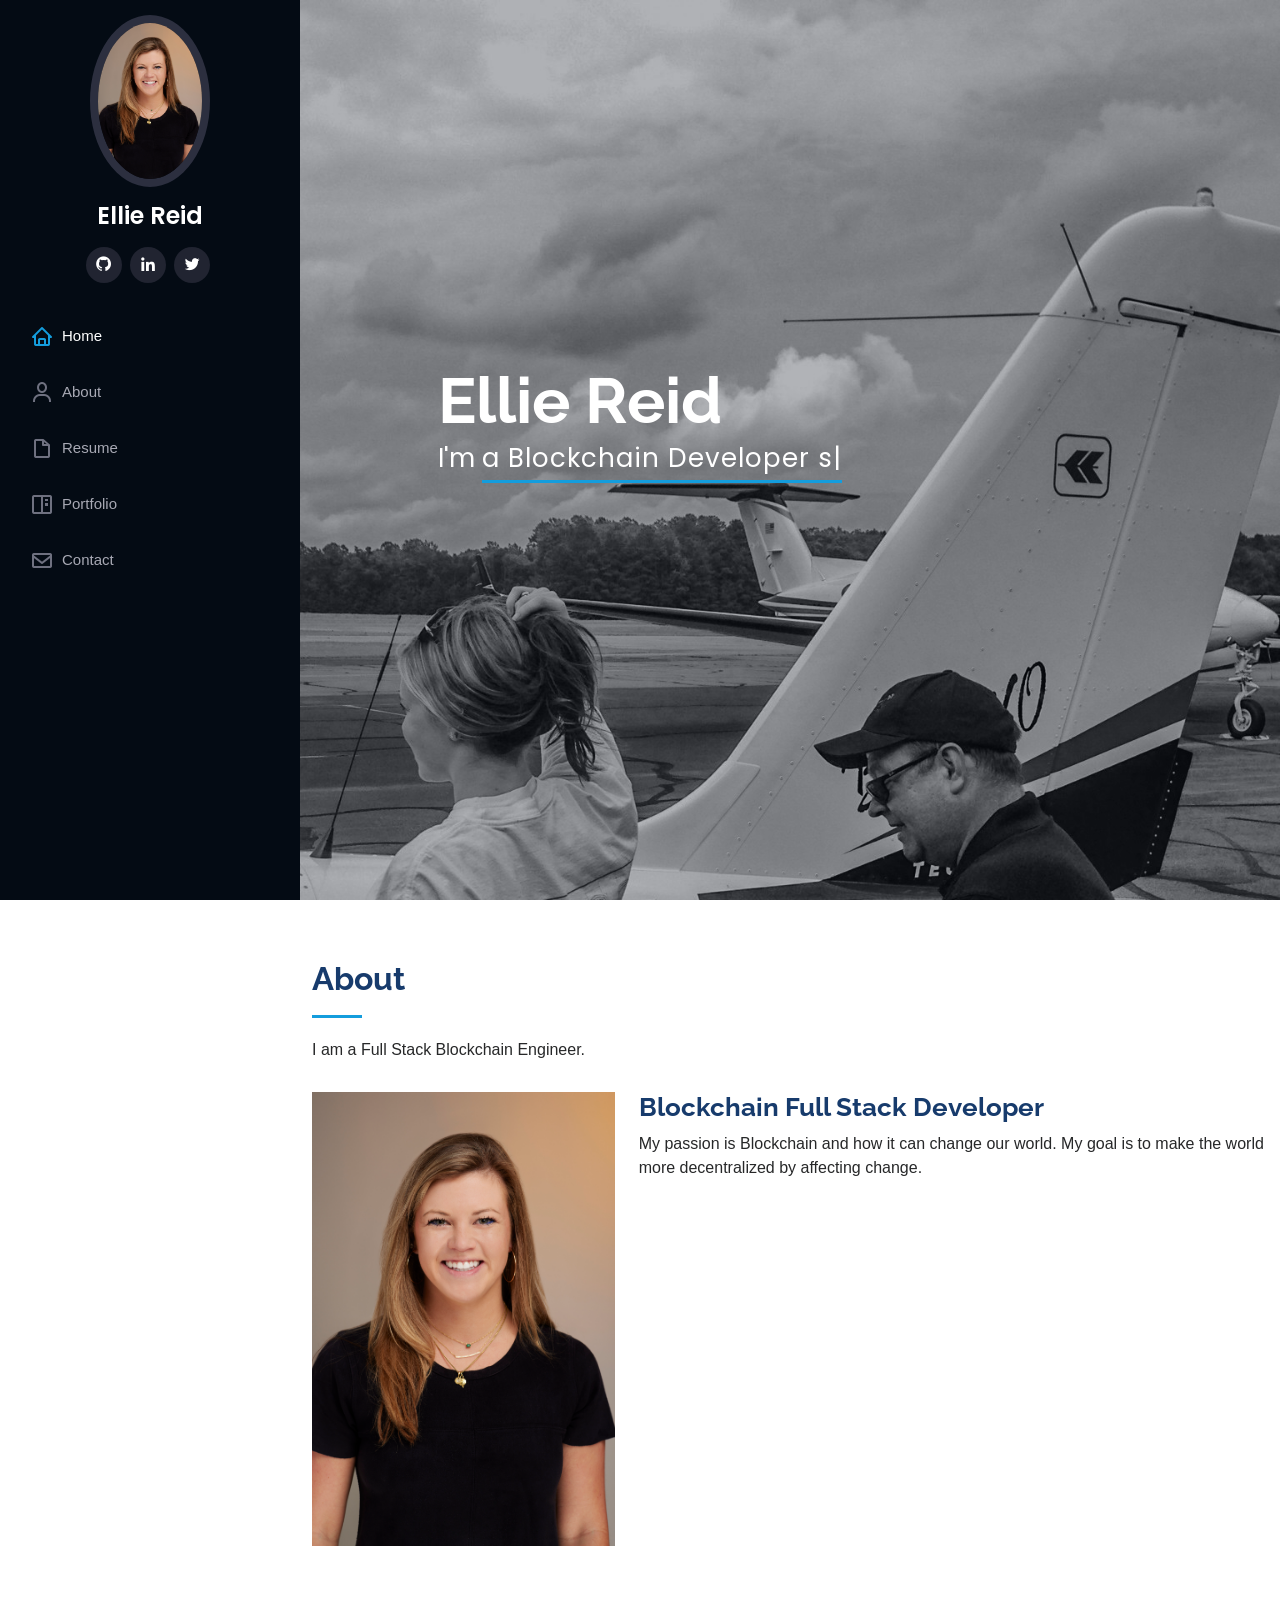
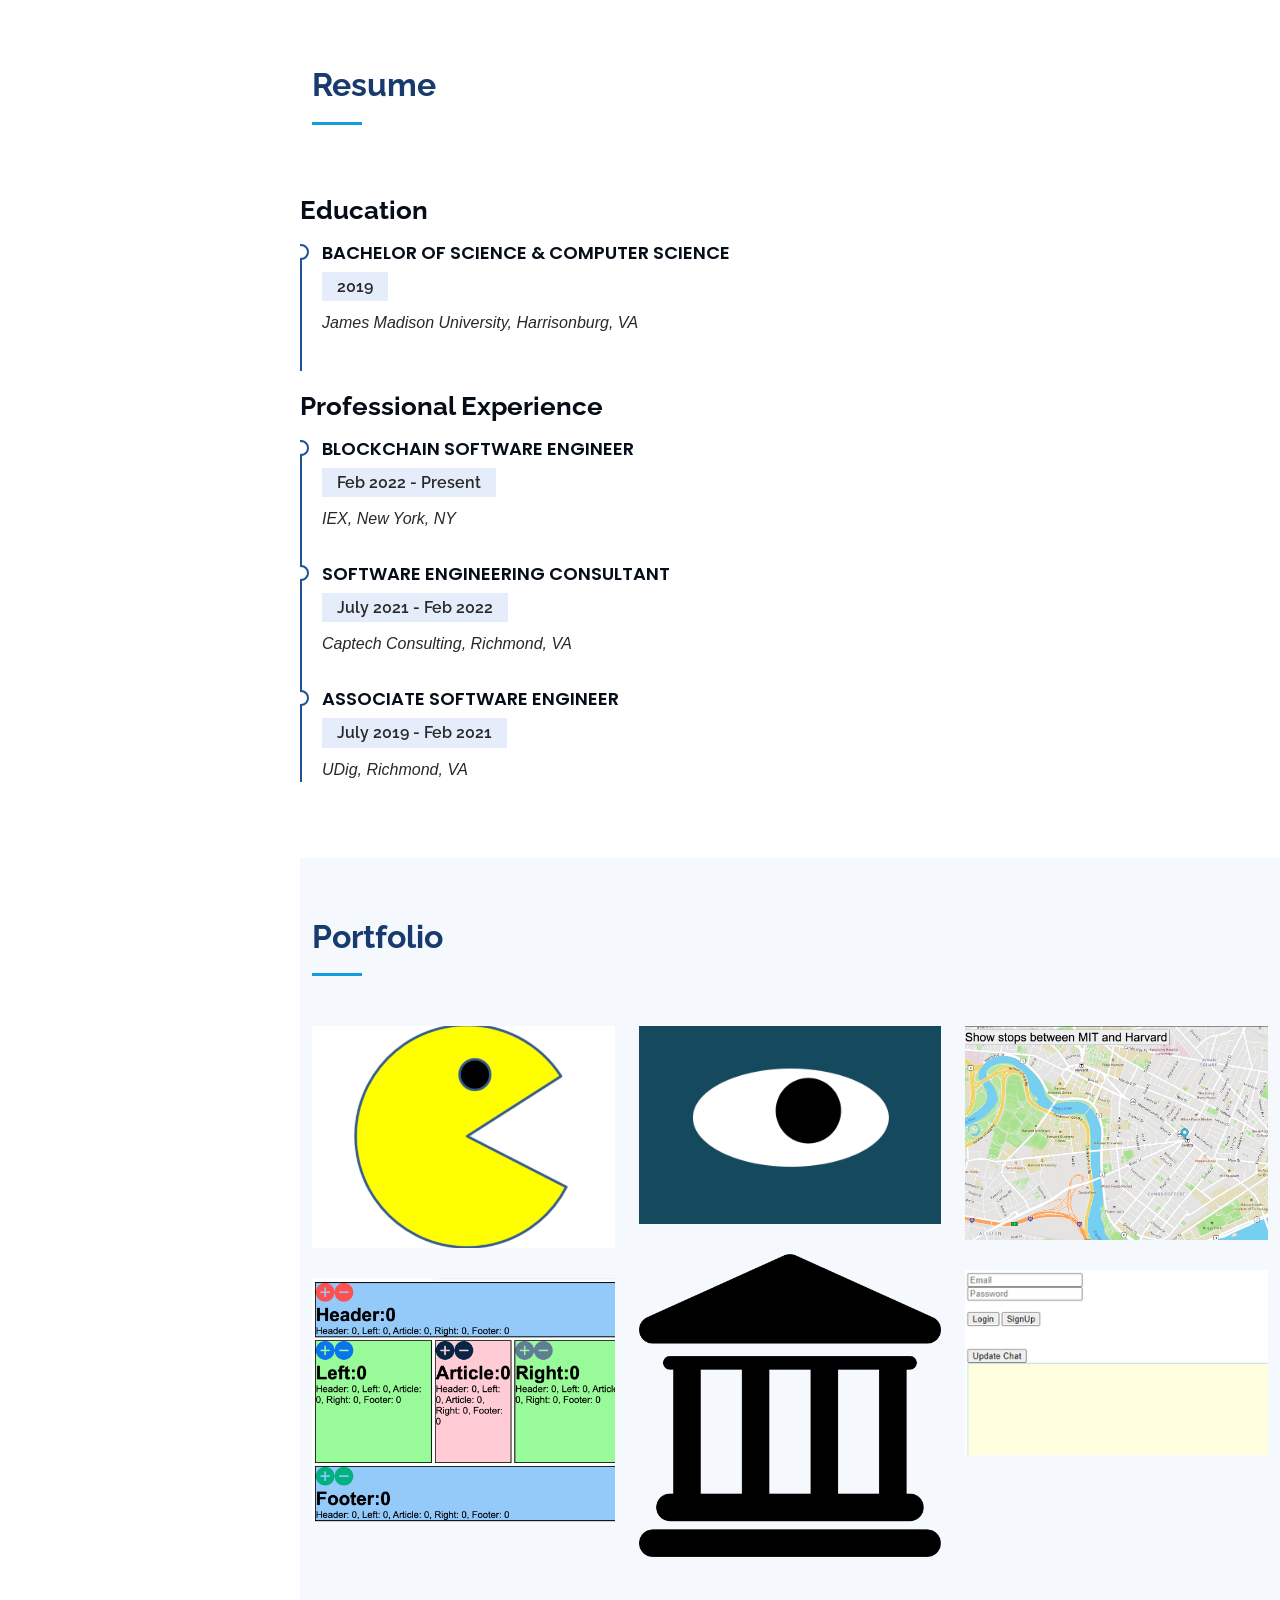
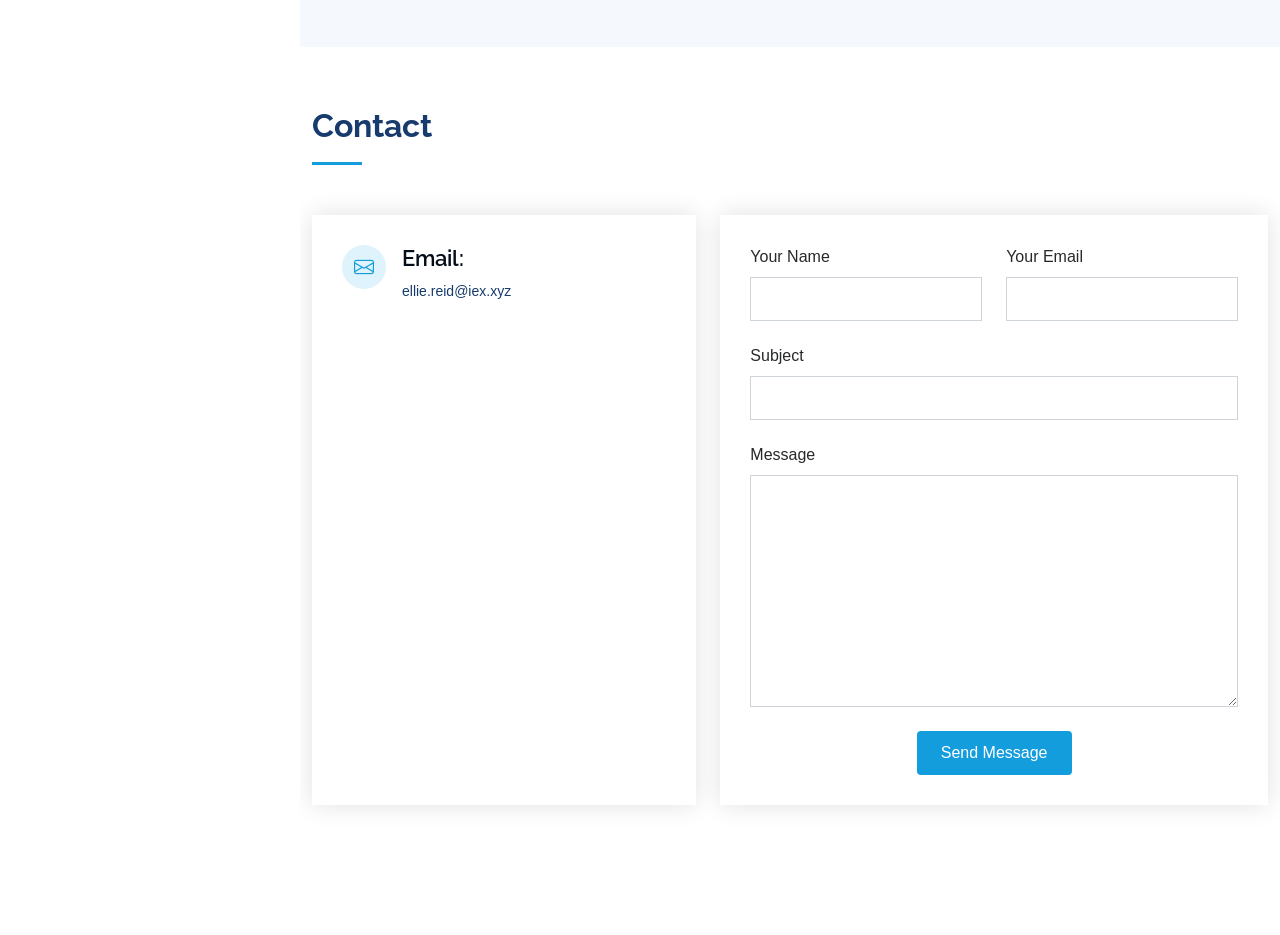
<file: index.html>
<!DOCTYPE html>
<html lang="en">

<head>
	<meta charset="utf-8">
	<meta content="width=device-width, initial-scale=1.0" name="viewport">

	<title>Ellie's Portfolio</title>
	<meta content="" name="description">
	<meta content="" name="keywords">

	<!-- Favicons -->
	<link href="/assets/img/favicon.png" rel="icon">
	<link href="assets/img/apple-touch-icon.png" rel="apple-touch-icon">

	<!-- Google Fonts -->
	<link href="https://fonts.googleapis.com/css?family=Open+Sans:300,300i,400,400i,600,600i,700,700i|Raleway:300,300i,400,400i,500,500i,600,600i,700,700i|Poppins:300,300i,400,400i,500,500i,600,600i,700,700i"
	      rel="stylesheet">

	<!-- Vendor CSS Files -->
	<link href="assets/vendor/aos/aos.css" rel="stylesheet">
	<link href="assets/vendor/bootstrap/css/bootstrap.min.css" rel="stylesheet">
	<link href="assets/vendor/bootstrap-icons/bootstrap-icons.css" rel="stylesheet">
	<link href="assets/vendor/boxicons/css/boxicons.min.css" rel="stylesheet">
	<link href="assets/vendor/glightbox/css/glightbox.min.css" rel="stylesheet">
	<link href="assets/vendor/swiper/swiper-bundle.min.css" rel="stylesheet">

	<!-- Template Main CSS File -->
	<link href="assets/css/style.css" rel="stylesheet">

</head>

<body>

<!-- ======= Mobile nav toggle button ======= -->
<i class="bi bi-list mobile-nav-toggle d-xl-none"></i>

<!-- ======= Header ======= -->
<header id="header">
	<div class="d-flex flex-column">

		<div class="profile">
			<img src="assets/img/profile-img.jpg" alt="" class="img-fluid rounded-circle">
			<h1 class="text-light"><a href="index.html">Ellie Reid</a></h1>
			<div class="social-links mt-3 text-center">

				<a href="https://github.com/elliereid" target="_blank" class="github"><i class="bx bxl-github"></i></a>
				<a href="https://www.linkedin.com/in/elliereid/" target="_blank" class="linkedin"><i
						class="bx bxl-linkedin"></i></a>
				<a href="https://twitter.com/elliereid_eth" target="_blank" class="twitter"><i
						class="bx bxl-twitter"></i></a>

			</div>
		</div>

		<nav id="navbar" class="nav-menu navbar">
			<ul>
				<li><a href="#hero" class="nav-link scrollto active"><i class="bx bx-home"></i> <span>Home</span></a>
				</li>
				<li><a href="#about" class="nav-link scrollto"><i class="bx bx-user"></i> <span>About</span></a></li>
				<li><a href="#resume" class="nav-link scrollto"><i class="bx bx-file-blank"></i> <span>Resume</span></a>
				</li>
				<li><a href="#portfolio" class="nav-link scrollto"><i class="bx bx-book-content"></i>
					<span>Portfolio</span></a></li>
				<li><a href="#contact" class="nav-link scrollto"><i class="bx bx-envelope"></i> <span>Contact</span></a>
				</li>
			</ul>
		</nav><!-- .nav-menu -->
	</div>
</header><!-- End Header -->

<!-- ======= Hero Section ======= -->
<section id="hero" class="d-flex flex-column justify-content-center align-items-center">
	<div class="hero-container" data-aos="fade-in">
		<h1>Ellie Reid</h1>
		<p>I'm <span class="typed" data-typed-items=" a Blockchain Developer studying Full Stack at MIT"></span></p>
	</div>
</section><!-- End Hero -->

<main id="main">

	<!-- ======= About Section ======= -->
	<section id="about" class="about">
		<div class="container">

			<div class="section-title">
				<h2>About</h2>
				<p>I am a Full Stack Blockchain Engineer.</p>
			</div>

			<div class="row">
				<div class="col-lg-4" data-aos="fade-right">
					<img src="assets/img/profile-img.jpg" class="img-fluid" alt="">
				</div>
				<div class="col-lg-8 pt-4 pt-lg-0 content" data-aos="fade-left">
					<h3>Blockchain Full Stack Developer</h3>
					<p>
						My passion is Blockchain and how it can change our world.  My goal is to make the world more decentralized by affecting change.
					</p>
				</div>
			</div>

		</div>
	</section><!-- End About Section -->


	<!--    &lt;!&ndash; ======= Skills Section ======= &ndash;&gt;-->
	<!--    <section id="skills" class="skills section-bg">-->
	<!--      <div class="container">-->

	<!--        <div class="section-title">-->
	<!--          <h2>Skills</h2>-->
	<!--          <p>Magnam dolores commodi suscipit. Necessitatibus eius consequatur ex aliquid fuga eum quidem. Sit sint consectetur velit. Quisquam quos quisquam cupiditate. Et nemo qui impedit suscipit alias ea. Quia fugiat sit in iste officiis commodi quidem hic quas.</p>-->
	<!--        </div>-->

	<!--        <div class="row skills-content">-->

	<!--          <div class="col-lg-6" data-aos="fade-up">-->

	<!--            <div class="progress">-->
	<!--              <span class="skill">HTML <i class="val">100%</i></span>-->
	<!--              <div class="progress-bar-wrap">-->
	<!--                <div class="progress-bar" role="progressbar" aria-valuenow="100" aria-valuemin="0" aria-valuemax="100"></div>-->
	<!--              </div>-->
	<!--            </div>-->

	<!--            <div class="progress">-->
	<!--              <span class="skill">CSS <i class="val">90%</i></span>-->
	<!--              <div class="progress-bar-wrap">-->
	<!--                <div class="progress-bar" role="progressbar" aria-valuenow="90" aria-valuemin="0" aria-valuemax="100"></div>-->
	<!--              </div>-->
	<!--            </div>-->

	<!--            <div class="progress">-->
	<!--              <span class="skill">JavaScript <i class="val">75%</i></span>-->
	<!--              <div class="progress-bar-wrap">-->
	<!--                <div class="progress-bar" role="progressbar" aria-valuenow="75" aria-valuemin="0" aria-valuemax="100"></div>-->
	<!--              </div>-->
	<!--            </div>-->

	<!--          </div>-->

	<!--          <div class="col-lg-6" data-aos="fade-up" data-aos-delay="100">-->

	<!--            <div class="progress">-->
	<!--              <span class="skill">PHP <i class="val">80%</i></span>-->
	<!--              <div class="progress-bar-wrap">-->
	<!--                <div class="progress-bar" role="progressbar" aria-valuenow="80" aria-valuemin="0" aria-valuemax="100"></div>-->
	<!--              </div>-->
	<!--            </div>-->

	<!--            <div class="progress">-->
	<!--              <span class="skill">WordPress/CMS <i class="val">90%</i></span>-->
	<!--              <div class="progress-bar-wrap">-->
	<!--                <div class="progress-bar" role="progressbar" aria-valuenow="90" aria-valuemin="0" aria-valuemax="100"></div>-->
	<!--              </div>-->
	<!--            </div>-->

	<!--            <div class="progress">-->
	<!--              <span class="skill">Photoshop <i class="val">55%</i></span>-->
	<!--              <div class="progress-bar-wrap">-->
	<!--                <div class="progress-bar" role="progressbar" aria-valuenow="55" aria-valuemin="0" aria-valuemax="100"></div>-->
	<!--              </div>-->
	<!--            </div>-->

	<!--          </div>-->

	<!--        </div>-->

	<!--      </div>-->
	<!--    </section>&lt;!&ndash; End Skills Section &ndash;&gt;-->

	<!-- ======= Resume Section ======= -->
	<section id="resume" class="resume">
		<div class="container">

			<div class="section-title">
				<h2>Resume</h2>
			</div>

		</div>

		<div class="col-lg-6" data-aos="fade-up" data-aos-delay="100">
			<h3 class="resume-title">Education</h3>
			<div class="resume-item">
				<h4>Bachelor of Science &amp; Computer Science</h4>
				<h5>2019</h5>
				<p><em>James Madison University, Harrisonburg, VA</em></p>
			</div>
			<h3 class="resume-title">Professional Experience</h3>
			<div class="resume-item">
				<h4>Blockchain Software Engineer</h4>
				<h5>Feb 2022 - Present</h5>
				<p><em>IEX, New York, NY </em></p>
			</div>
			<div class="resume-item">
				<h4>Software Engineering Consultant</h4>
				<h5>July 2021 - Feb 2022</h5>
				<p><em>Captech Consulting, Richmond, VA</em></p>
			</div>
			<div class="resume-item">
				<h4>Associate Software Engineer</h4>
				<h5>July 2019 - Feb 2021</h5>
				<p><em>UDig, Richmond, VA</em></p>
			</div>
		</div>


	</section><!-- End Resume Section -->

	<!-- ======= Portfolio Section ======= -->
	<section id="portfolio" class="portfolio section-bg">
		<div class="container">

			<div class="section-title">
				<h2>Portfolio</h2>
			</div>

			<div class="row portfolio-container" data-aos="fade-up" data-aos-delay="100">

				<div class="col-lg-4 col-md-6 portfolio-item filter-app">
					<div class="portfolio-wrap">
						<img src="assets/img/portfolio/pacmen.png" class="img-fluid" alt="">
						<div class="portfolio-links">
							<a href="https://github.com/elliereid/PacMen-Exercise" target="_blank" title="More Details"><i
									class="bx bx-link"></i></a>
						</div>
					</div>
				</div>

				<div class="col-lg-4 col-md-6 portfolio-item filter-web">
					<div class="portfolio-wrap">
						<img src="assets/img/portfolio/eye.png" class="img-fluid" alt="">
						<div class="portfolio-links">
							<a href="https://github.com/elliereid/Eye-Exercise" target="_blank" title="More Details"><i
									class="bx bx-link"></i></a>
						</div>
					</div>
				</div>

				<div class="col-lg-4 col-md-6 portfolio-item filter-app">
					<div class="portfolio-wrap">
						<img src="assets/img/portfolio/bus.png" class="img-fluid" alt="">
						<div class="portfolio-links">
							<a href="https://github.com/elliereid/Real-Time-Bus-Tracker" target="_blank"
							   title="More Details"><i class="bx bx-link"></i></a>
						</div>
					</div>
				</div>

				<div class="col-lg-4 col-md-6 portfolio-item filter-card">
					<div class="portfolio-wrap">
						<img src="assets/img/portfolio/bankimg.png" class="img-fluid" alt="">
						<div class="portfolio-links">
							<a href="https://github.com/elliereid/Banking-Application" target="_blank" title="More Details"><i
									class="bx bx-link"></i></a>
						</div>
					</div>
				</div>

				<div class="col-lg-4 col-md-6 portfolio-item filter-web">
					<div class="portfolio-wrap">
						<img src="assets/img/portfolio/chat.png" class="img-fluid" alt="">
						<div class="portfolio-links">
							<a href="https://github.com/elliereid/FirebaseChat" target="_blank" title="More Details"><i class="bx bx-link"></i></a>
						</div>
					</div>
				</div>

				<div class="col-lg-4 col-md-6 portfolio-item filter-app">
					<div class="portfolio-wrap">
						<img src="assets/img/portfolio/holygrail.png" class="img-fluid" alt="">
						<div class="portfolio-links">
							<a href="https://github.com/elliereid/HolyGrail" target="_blank" title="More Details"><i class="bx bx-link"></i></a>
						</div>
					</div>
				</div>

				<!--          <div class="col-lg-4 col-md-6 portfolio-item filter-card">-->
				<!--            <div class="portfolio-wrap">-->
				<!--              <img src="assets/img/portfolio/portfolio-7.jpg" class="img-fluid" alt="">-->
				<!--              <div class="portfolio-links">-->
				<!--                <a href="assets/img/portfolio/portfolio-7.jpg" data-gallery="portfolioGallery" class="portfolio-lightbox" title="Card 1"><i class="bx bx-plus"></i></a>-->
				<!--                <a href="portfolio-details.html" title="More Details"><i class="bx bx-link"></i></a>-->
				<!--              </div>-->
				<!--            </div>-->
				<!--          </div>-->

				<!--          <div class="col-lg-4 col-md-6 portfolio-item filter-card">-->
				<!--            <div class="portfolio-wrap">-->
				<!--              <img src="assets/img/portfolio/portfolio-8.jpg" class="img-fluid" alt="">-->
				<!--              <div class="portfolio-links">-->
				<!--                <a href="assets/img/portfolio/portfolio-8.jpg" data-gallery="portfolioGallery" class="portfolio-lightbox" title="Card 3"><i class="bx bx-plus"></i></a>-->
				<!--                <a href="portfolio-details.html" title="More Details"><i class="bx bx-link"></i></a>-->
				<!--              </div>-->
				<!--            </div>-->
				<!--          </div>-->

				<!--          <div class="col-lg-4 col-md-6 portfolio-item filter-web">-->
				<!--            <div class="portfolio-wrap">-->
				<!--              <img src="assets/img/portfolio/portfolio-9.jpg" class="img-fluid" alt="">-->
				<!--              <div class="portfolio-links">-->
				<!--                <a href="assets/img/portfolio/portfolio-9.jpg" data-gallery="portfolioGallery" class="portfolio-lightbox" title="Web 3"><i class="bx bx-plus"></i></a>-->
				<!--                <a href="portfolio-details.html" title="More Details"><i class="bx bx-link"></i></a>-->
				<!--              </div>-->
				<!--            </div>-->
				<!--          </div>-->

			</div>

		</div>
	</section><!-- End Portfolio Section -->


	<!-- ======= Contact Section ======= -->
	<section id="contact" class="contact">
		<div class="container">

			<div class="section-title">
				<h2>Contact</h2>
			</div>

			<div class="row" data-aos="fade-in">

				<div class="col-lg-5 d-flex align-items-stretch">
					<div class="info">
						<div class="email">
							<i class="bi bi-envelope"></i>
							<h4>Email:</h4>
							<p>ellie.reid@iex.xyz</p>
						</div>
					</div>

				</div>

				<div class="col-lg-7 mt-5 mt-lg-0 d-flex align-items-stretch">
					<form action="forms/contact.php" method="post" role="form" class="php-email-form">
						<div class="row">
							<div class="form-group col-md-6">
								<label for="name">Your Name</label>
								<input type="text" name="name" class="form-control" id="name" required>
							</div>
							<div class="form-group col-md-6">
								<label for="name">Your Email</label>
								<input type="email" class="form-control" name="email" id="email" required>
							</div>
						</div>
						<div class="form-group">
							<label for="name">Subject</label>
							<input type="text" class="form-control" name="subject" id="subject" required>
						</div>
						<div class="form-group">
							<label for="name">Message</label>
							<textarea class="form-control" name="message" rows="10" required></textarea>
						</div>
						<div class="my-3">
							<div class="loading">Loading</div>
							<div class="error-message"></div>
							<div class="sent-message">Your message has been sent. Thank you!</div>
						</div>
						<div class="text-center">
							<button type="submit">Send Message</button>
						</div>
					</form>
				</div>

			</div>

		</div>
	</section><!-- End Contact Section -->

</main><!-- End #main -->


<a href="#" class="back-to-top d-flex align-items-center justify-content-center"><i
		class="bi bi-arrow-up-short"></i></a>

<!-- Vendor JS Files -->
<script src="assets/vendor/purecounter/purecounter_vanilla.js"></script>
<script src="assets/vendor/aos/aos.js"></script>
<script src="assets/vendor/bootstrap/js/bootstrap.bundle.min.js"></script>
<script src="assets/vendor/glightbox/js/glightbox.min.js"></script>
<script src="assets/vendor/isotope-layout/isotope.pkgd.min.js"></script>
<script src="assets/vendor/swiper/swiper-bundle.min.js"></script>
<script src="assets/vendor/typed.js/typed.min.js"></script>
<script src="assets/vendor/waypoints/noframework.waypoints.js"></script>
<script src="assets/vendor/php-email-form/validate.js"></script>

<!-- Template Main JS File -->
<script src="assets/js/main.js"></script>

</body>

</html>
</file>
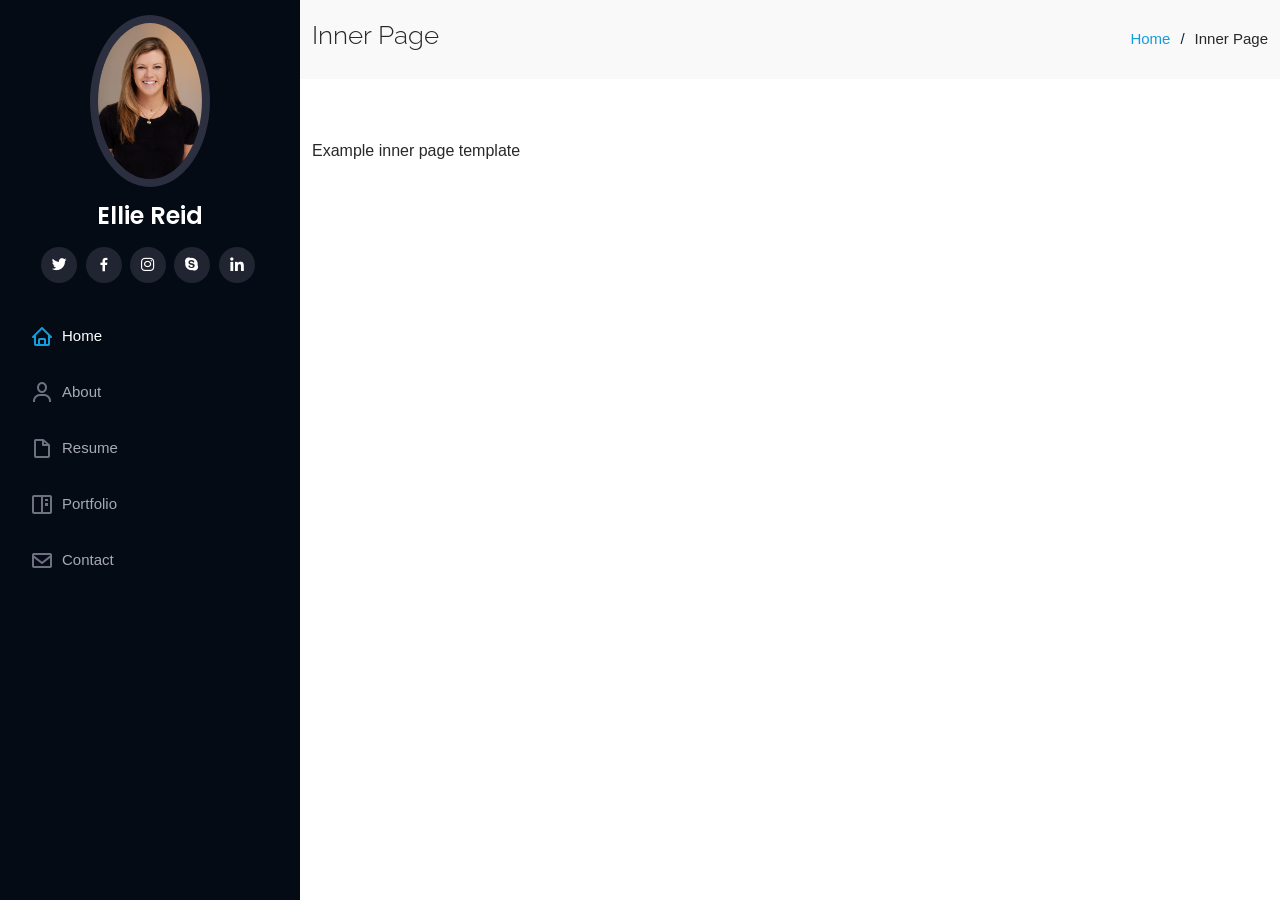
<file: inner-page.html>
<!DOCTYPE html>
<html lang="en">

<head>
	<meta charset="utf-8">
	<meta content="width=device-width, initial-scale=1.0" name="viewport">

	<title>Inner Page - iPortfolio Bootstrap Template</title>
	<meta content="" name="description">
	<meta content="" name="keywords">

	<!-- Favicons -->
	<link href="assets/img/favicon.png" rel="icon">
	<link href="assets/img/apple-touch-icon.png" rel="apple-touch-icon">

	<!-- Google Fonts -->
	<link href="https://fonts.googleapis.com/css?family=Open+Sans:300,300i,400,400i,600,600i,700,700i|Raleway:300,300i,400,400i,500,500i,600,600i,700,700i|Poppins:300,300i,400,400i,500,500i,600,600i,700,700i"
	      rel="stylesheet">

	<!-- Vendor CSS Files -->
	<link href="assets/vendor/aos/aos.css" rel="stylesheet">
	<link href="assets/vendor/bootstrap/css/bootstrap.min.css" rel="stylesheet">
	<link href="assets/vendor/bootstrap-icons/bootstrap-icons.css" rel="stylesheet">
	<link href="assets/vendor/boxicons/css/boxicons.min.css" rel="stylesheet">
	<link href="assets/vendor/glightbox/css/glightbox.min.css" rel="stylesheet">
	<link href="assets/vendor/swiper/swiper-bundle.min.css" rel="stylesheet">

	<!-- Template Main CSS File -->
	<link href="assets/css/style.css" rel="stylesheet">

	<!-- =======================================================
	* Template Name: iPortfolio - v3.10.0
	* Template URL: https://bootstrapmade.com/iportfolio-bootstrap-portfolio-websites-template/
	* Author: BootstrapMade.com
	* License: https://bootstrapmade.com/license/
	======================================================== -->
</head>

<body>

<!-- ======= Mobile nav toggle button ======= -->
<i class="bi bi-list mobile-nav-toggle d-xl-none"></i>

<!-- ======= Header ======= -->
<header id="header">
	<div class="d-flex flex-column">

		<div class="profile">
			<img src="assets/img/profile-img.jpg" alt="" class="img-fluid rounded-circle">
			<h1 class="text-light"><a href="index.html">Ellie Reid</a></h1>
			<div class="social-links mt-3 text-center">
				<a href="#" class="twitter"><i class="bx bxl-twitter"></i></a>
				<a href="#" class="facebook"><i class="bx bxl-facebook"></i></a>
				<a href="#" class="instagram"><i class="bx bxl-instagram"></i></a>
				<a href="#" class="google-plus"><i class="bx bxl-skype"></i></a>
				<a href="#" class="linkedin"><i class="bx bxl-linkedin"></i></a>
			</div>
		</div>

		<nav id="navbar" class="nav-menu navbar">
			<ul>
				<li><a href="#hero" class="nav-link scrollto active"><i class="bx bx-home"></i> <span>Home</span></a>
				</li>
				<li><a href="#about" class="nav-link scrollto"><i class="bx bx-user"></i> <span>About</span></a></li>
				<li><a href="#resume" class="nav-link scrollto"><i class="bx bx-file-blank"></i> <span>Resume</span></a>
				</li>
				<li><a href="#portfolio" class="nav-link scrollto"><i class="bx bx-book-content"></i>
					<span>Portfolio</span></a></li>
				<li><a href="#contact" class="nav-link scrollto"><i class="bx bx-envelope"></i> <span>Contact</span></a>
				</li>
			</ul>
		</nav><!-- .nav-menu -->
	</div>
</header><!-- End Header -->

<main id="main">

	<!-- ======= Breadcrumbs ======= -->
	<section class="breadcrumbs">
		<div class="container">

			<div class="d-flex justify-content-between align-items-center">
				<h2>Inner Page</h2>
				<ol>
					<li><a href="index.html">Home</a></li>
					<li>Inner Page</li>
				</ol>
			</div>

		</div>
	</section><!-- End Breadcrumbs -->

	<section class="inner-page">
		<div class="container">
			<p>
				Example inner page template
			</p>
		</div>
	</section>

</main><!-- End #main -->


<a href="#" class="back-to-top d-flex align-items-center justify-content-center"><i
		class="bi bi-arrow-up-short"></i></a>

<!-- Vendor JS Files -->
<script src="assets/vendor/purecounter/purecounter_vanilla.js"></script>
<script src="assets/vendor/aos/aos.js"></script>
<script src="assets/vendor/bootstrap/js/bootstrap.bundle.min.js"></script>
<script src="assets/vendor/glightbox/js/glightbox.min.js"></script>
<script src="assets/vendor/isotope-layout/isotope.pkgd.min.js"></script>
<script src="assets/vendor/swiper/swiper-bundle.min.js"></script>
<script src="assets/vendor/typed.js/typed.min.js"></script>
<script src="assets/vendor/waypoints/noframework.waypoints.js"></script>
<script src="assets/vendor/php-email-form/validate.js"></script>

<!-- Template Main JS File -->
<script src="assets/js/main.js"></script>

</body>

</html>
</file>
<file: assets/css/style.css>
/**
* Template Name: iPortfolio - v3.10.0
* Template URL: https://bootstrapmade.com/iportfolio-bootstrap-portfolio-websites-template/
* Author: BootstrapMade.com
* License: https://bootstrapmade.com/license/
*/

/*--------------------------------------------------------------
# General
--------------------------------------------------------------*/
body {
    font-family: "Victor Mono", "Victor Mono", sans-serif;
    color: #272829;
}

a {
    color: #149ddd;
    text-decoration: none;
}

a:hover {
    color: #37b3ed;
    text-decoration: none;
}

h1,
h2,
h3,
h4,
h5,
h6 {
    font-family: "Raleway", sans-serif;
}

/*--------------------------------------------------------------
# Back to top button
--------------------------------------------------------------*/
.back-to-top {
    position: fixed;
    visibility: hidden;
    opacity: 0;
    right: 15px;
    bottom: 15px;
    z-index: 996;
    background: #149ddd;
    width: 40px;
    height: 40px;
    border-radius: 50px;
    transition: all 0.4s;
}

.back-to-top i {
    font-size: 28px;
    color: #fff;
    line-height: 0;
}

.back-to-top:hover {
    background: #2eafec;
    color: #fff;
}

.back-to-top.active {
    visibility: visible;
    opacity: 1;
}

/*--------------------------------------------------------------
# Header
--------------------------------------------------------------*/
#header {
    position: fixed;
    top: 0;
    left: 0;
    bottom: 0;
    width: 300px;
    transition: all ease-in-out 0.5s;
    z-index: 9997;
    transition: all 0.5s;
    padding: 0 15px;
    background: #040b14;
    overflow-y: auto;
}

#header .profile img {
    margin: 15px auto;
    display: block;
    width: 120px;
    border: 8px solid #2c2f3f;
}

#header .profile h1 {
    font-size: 24px;
    margin: 0;
    padding: 0;
    font-weight: 600;
    -moz-text-align-last: center;
    text-align-last: center;
    font-family: "Poppins", sans-serif;
}

#header .profile h1 a,
#header .profile h1 a:hover {
    color: #fff;
    text-decoration: none;
}

#header .profile .social-links a {
    font-size: 18px;
    display: inline-block;
    background: #212431;
    color: #fff;
    line-height: 1;
    padding: 8px 0;
    margin-right: 4px;
    border-radius: 50%;
    text-align: center;
    width: 36px;
    height: 36px;
    transition: 0.3s;
}

#header .profile .social-links a:hover {
    background: #149ddd;
    color: #fff;
    text-decoration: none;
}

#main {
    margin-left: 300px;
}

@media (max-width: 1199px) {
    #header {
        left: -300px;
    }

    #main {
        margin-left: 0;
    }
}

/*--------------------------------------------------------------
# Navigation Menu
--------------------------------------------------------------*/
/* Desktop Navigation */
.nav-menu {
    padding: 30px 0 0 0;
}

.nav-menu * {
    margin: 0;
    padding: 0;
    list-style: none;
}

.nav-menu > ul > li {
    position: relative;
    white-space: nowrap;
}

.nav-menu a,
.nav-menu a:focus {
    display: flex;
    align-items: center;
    color: #a8a9b4;
    padding: 12px 15px;
    margin-bottom: 8px;
    transition: 0.3s;
    font-size: 15px;
}

.nav-menu a i,
.nav-menu a:focus i {
    font-size: 24px;
    padding-right: 8px;
    color: #6f7180;
}

.nav-menu a:hover,
.nav-menu .active,
.nav-menu .active:focus,
.nav-menu li:hover > a {
    text-decoration: none;
    color: #fff;
}

.nav-menu a:hover i,
.nav-menu .active i,
.nav-menu .active:focus i,
.nav-menu li:hover > a i {
    color: #149ddd;
}

/* Mobile Navigation */
.mobile-nav-toggle {
    position: fixed;
    right: 15px;
    top: 15px;
    z-index: 9998;
    border: 0;
    font-size: 24px;
    transition: all 0.4s;
    outline: none !important;
    background-color: #149ddd;
    color: #fff;
    width: 40px;
    height: 40px;
    display: inline-flex;
    align-items: center;
    justify-content: center;
    line-height: 0;
    border-radius: 50px;
    cursor: pointer;
}

.mobile-nav-active {
    overflow: hidden;
}

.mobile-nav-active #header {
    left: 0;
}

/*--------------------------------------------------------------
# Hero Section
--------------------------------------------------------------*/
#hero {
    width: 100%;
    height: 100vh;
    background: url("../img/hero-bg.jpg") top center;
    background-size: cover;
}

#hero:before {
    content: "";
    background: rgba(5, 13, 24, 0.3);
    position: absolute;
    bottom: 0;
    top: 0;
    left: 0;
    right: 0;
    z-index: 1;
}

#hero .hero-container {
    position: relative;
    z-index: 2;
    min-width: 300px;
}

#hero h1 {
    margin: 0 0 10px 0;
    font-size: 64px;
    font-weight: 700;
    line-height: 56px;
    color: #fff;
}

#hero p {
    color: #fff;
    margin-bottom: 50px;
    font-size: 26px;
    font-family: "Poppins", sans-serif;
}

#hero p span {
    color: #fff;
    padding-bottom: 4px;
    letter-spacing: 1px;
    border-bottom: 3px solid #149ddd;
}

@media (min-width: 1024px) {
    #hero {
        background-attachment: fixed;
    }
}

@media (max-width: 768px) {
    #hero h1 {
        font-size: 28px;
        line-height: 36px;
    }

    #hero h2 {
        font-size: 18px;
        line-height: 24px;
        margin-bottom: 30px;
    }
}

/*--------------------------------------------------------------
# Sections General
--------------------------------------------------------------*/
section {
    padding: 60px 0;
    overflow: hidden;
}

.section-bg {
    background: #f5f8fd;
}

.section-title {
    padding-bottom: 30px;
}

.section-title h2 {
    font-size: 32px;
    font-weight: bold;
    margin-bottom: 20px;
    padding-bottom: 20px;
    position: relative;
    color: #173b6c;
}

.section-title h2::after {
    content: "";
    position: absolute;
    display: block;
    width: 50px;
    height: 3px;
    background: #149ddd;
    bottom: 0;
    left: 0;
}

.section-title p {
    margin-bottom: 0;
}

/*--------------------------------------------------------------
# About
--------------------------------------------------------------*/
.about .content h3 {
    font-weight: 700;
    font-size: 26px;
    color: #173b6c;
}

.about .content ul {
    list-style: none;
    padding: 0;
}

.about .content ul li {
    margin-bottom: 20px;
    display: flex;
    align-items: center;
}

.about .content ul strong {
    margin-right: 10px;
}

.about .content ul i {
    font-size: 16px;
    margin-right: 5px;
    color: #149ddd;
    line-height: 0;
}

.about .content p:last-child {
    margin-bottom: 0;
}

/*--------------------------------------------------------------
# Facts
--------------------------------------------------------------*/
.facts {
    padding-bottom: 30px;
}

.facts .count-box {
    padding: 30px;
    width: 100%;
}

.facts .count-box i {
    display: block;
    font-size: 44px;
    color: #149ddd;
    float: left;
    line-height: 0;
}

.facts .count-box span {
    font-size: 48px;
    line-height: 40px;
    display: block;
    font-weight: 700;
    color: #050d18;
    margin-left: 60px;
}

.facts .count-box p {
    padding: 15px 0 0 0;
    margin: 0 0 0 60px;
    font-family: "Raleway", sans-serif;
    font-size: 14px;
    color: #122f57;
}

.facts .count-box a {
    font-weight: 600;
    display: block;
    margin-top: 20px;
    color: #122f57;
    font-size: 15px;
    font-family: "Poppins", sans-serif;
    transition: ease-in-out 0.3s;
}

.facts .count-box a:hover {
    color: #1f5297;
}

/*--------------------------------------------------------------
# Akills
--------------------------------------------------------------*/
.skills .progress {
    height: 60px;
    display: block;
    background: none;
    border-radius: 0;
}

.skills .progress .skill {
    padding: 0;
    margin: 0 0 6px 0;
    text-transform: uppercase;
    display: block;
    font-weight: 600;
    font-family: "Poppins", sans-serif;
    color: #050d18;
}

.skills .progress .skill .val {
    float: right;
    font-style: normal;
}

.skills .progress-bar-wrap {
    background: #dce8f8;
    height: 10px;
}

.skills .progress-bar {
    width: 1px;
    height: 10px;
    transition: 0.9s;
    background-color: #149ddd;
}

/*--------------------------------------------------------------
# Resume
--------------------------------------------------------------*/
.resume .resume-title {
    font-size: 26px;
    font-weight: 700;
    margin-top: 20px;
    margin-bottom: 20px;
    color: #050d18;
}

.resume .resume-item {
    padding: 0 0 20px 20px;
    margin-top: -2px;
    border-left: 2px solid #1f5297;
    position: relative;
}

.resume .resume-item h4 {
    line-height: 18px;
    font-size: 18px;
    font-weight: 600;
    text-transform: uppercase;
    font-family: "Poppins", sans-serif;
    color: #050d18;
    margin-bottom: 10px;
}

.resume .resume-item h5 {
    font-size: 16px;
    background: #e4edf9;
    padding: 5px 15px;
    display: inline-block;
    font-weight: 600;
    margin-bottom: 10px;
}

.resume .resume-item ul {
    padding-left: 20px;
}

.resume .resume-item ul li {
    padding-bottom: 10px;
}

.resume .resume-item:last-child {
    padding-bottom: 0;
}

.resume .resume-item::before {
    content: "";
    position: absolute;
    width: 16px;
    height: 16px;
    border-radius: 50px;
    left: -9px;
    top: 0;
    background: #fff;
    border: 2px solid #1f5297;
}

/*--------------------------------------------------------------
# Portfolio
--------------------------------------------------------------*/
.portfolio .portfolio-item {
    margin-bottom: 30px;
}

.portfolio #portfolio-flters {
    padding: 0;
    margin: 0 auto 35px auto;
    list-style: none;
    text-align: center;
    background: #fff;
    border-radius: 50px;
    padding: 2px 15px;
}

.portfolio #portfolio-flters li {
    cursor: pointer;
    display: inline-block;
    padding: 10px 15px 8px 15px;
    font-size: 14px;
    font-weight: 600;
    line-height: 1;
    text-transform: uppercase;
    color: #272829;
    margin-bottom: 5px;
    transition: all 0.3s ease-in-out;
}

.portfolio #portfolio-flters li:hover,
.portfolio #portfolio-flters li.filter-active {
    color: #149ddd;
}

.portfolio #portfolio-flters li:last-child {
    margin-right: 0;
}

.portfolio .portfolio-wrap {
    transition: 0.3s;
    position: relative;
    overflow: hidden;
    z-index: 1;
}

.portfolio .portfolio-wrap::before {
    content: "";
    background: rgba(255, 255, 255, 0.5);
    position: absolute;
    left: 0;
    right: 0;
    top: 0;
    bottom: 0;
    transition: all ease-in-out 0.3s;
    z-index: 2;
    opacity: 0;
}

.portfolio .portfolio-wrap .portfolio-links {
    opacity: 1;
    left: 0;
    right: 0;
    bottom: -60px;
    z-index: 3;
    position: absolute;
    transition: all ease-in-out 0.3s;
    display: flex;
    justify-content: center;
}

.portfolio .portfolio-wrap .portfolio-links a {
    color: #fff;
    font-size: 28px;
    text-align: center;
    background: rgba(20, 157, 221, 0.75);
    transition: 0.3s;
    width: 50%;
}

.portfolio .portfolio-wrap .portfolio-links a:hover {
    background: rgba(20, 157, 221, 0.95);
}

.portfolio .portfolio-wrap .portfolio-links a + a {
    border-left: 1px solid #37b3ed;
}

.portfolio .portfolio-wrap:hover::before {
    top: 0;
    left: 0;
    right: 0;
    bottom: 0;
    opacity: 1;
}

.portfolio .portfolio-wrap:hover .portfolio-links {
    opacity: 1;
    bottom: 0;
}

/*--------------------------------------------------------------
# Portfolio Details
--------------------------------------------------------------*/
.portfolio-details {
    padding-top: 40px;
}

.portfolio-details .portfolio-details-slider img {
    width: 100%;
}

.portfolio-details .portfolio-details-slider .swiper-pagination {
    margin-top: 20px;
    position: relative;
}

.portfolio-details .portfolio-details-slider .swiper-pagination .swiper-pagination-bullet {
    width: 12px;
    height: 12px;
    background-color: #fff;
    opacity: 1;
    border: 1px solid #149ddd;
}

.portfolio-details .portfolio-details-slider .swiper-pagination .swiper-pagination-bullet-active {
    background-color: #149ddd;
}

.portfolio-details .portfolio-info {
    padding: 30px;
    box-shadow: 0px 0 30px rgba(5, 13, 24, 0.08);
}

.portfolio-details .portfolio-info h3 {
    font-size: 22px;
    font-weight: 700;
    margin-bottom: 20px;
    padding-bottom: 20px;
    border-bottom: 1px solid #eee;
}

.portfolio-details .portfolio-info ul {
    list-style: none;
    padding: 0;
    font-size: 15px;
}

.portfolio-details .portfolio-info ul li + li {
    margin-top: 10px;
}

.portfolio-details .portfolio-description {
    padding-top: 30px;
}

.portfolio-details .portfolio-description h2 {
    font-size: 26px;
    font-weight: 700;
    margin-bottom: 20px;
}

.portfolio-details .portfolio-description p {
    padding: 0;
}

/*--------------------------------------------------------------
# Services
--------------------------------------------------------------*/
.services .icon-box {
    margin-bottom: 20px;
}

.services .icon {
    float: left;
    display: flex;
    align-items: center;
    justify-content: center;
    width: 54px;
    height: 54px;
    background: #149ddd;
    border-radius: 50%;
    transition: 0.5s;
    border: 1px solid #149ddd;
}

.services .icon i {
    color: #fff;
    font-size: 24px;
    line-height: 0;
}

.services .icon-box:hover .icon {
    background: #fff;
}

.services .icon-box:hover .icon i {
    color: #149ddd;
}

.services .title {
    margin-left: 80px;
    font-weight: 700;
    margin-bottom: 15px;
    font-size: 18px;
}

.services .title a {
    color: #343a40;
}

.services .title a:hover {
    color: #149ddd;
}

.services .description {
    margin-left: 80px;
    line-height: 24px;
    font-size: 14px;
}

/*--------------------------------------------------------------
# Testimonials
--------------------------------------------------------------*/
.testimonials .testimonials-carousel,
.testimonials .testimonials-slider {
    overflow: hidden;
}

.testimonials .testimonial-item {
    box-sizing: content-box;
    text-align: center;
    min-height: 320px;
}

.testimonials .testimonial-item .testimonial-img {
    width: 90px;
    border-radius: 50%;
    margin: 0 auto;
}

.testimonials .testimonial-item h3 {
    font-size: 18px;
    font-weight: bold;
    margin: 10px 0 5px 0;
    color: #111;
}

.testimonials .testimonial-item h4 {
    font-size: 14px;
    color: #999;
    margin: 0;
}

.testimonials .testimonial-item .quote-icon-left,
.testimonials .testimonial-item .quote-icon-right {
    color: #c3e8fa;
    font-size: 26px;
}

.testimonials .testimonial-item .quote-icon-left {
    display: inline-block;
    left: -5px;
    position: relative;
}

.testimonials .testimonial-item .quote-icon-right {
    display: inline-block;
    right: -5px;
    position: relative;
    top: 10px;
}

.testimonials .testimonial-item p {
    font-style: italic;
    margin: 0 15px 15px 15px;
    padding: 20px;
    background: #fff;
    position: relative;
    margin-bottom: 35px;
    border-radius: 6px;
    box-shadow: 0px 2px 15px rgba(0, 0, 0, 0.1);
}

.testimonials .testimonial-item p::after {
    content: "";
    width: 0;
    height: 0;
    border-top: 20px solid #fff;
    border-right: 20px solid transparent;
    border-left: 20px solid transparent;
    position: absolute;
    bottom: -20px;
    left: calc(50% - 20px);
}

.testimonials .swiper-pagination {
    margin-top: 20px;
    position: relative;
}

.testimonials .swiper-pagination .swiper-pagination-bullet {
    width: 12px;
    height: 12px;
    background-color: #fff;
    opacity: 1;
    border: 1px solid #149ddd;
}

.testimonials .swiper-pagination .swiper-pagination-bullet-active {
    background-color: #149ddd;
}

/*--------------------------------------------------------------
# Contact
--------------------------------------------------------------*/
.contact {
    padding-bottom: 130px;
}

.contact .info {
    padding: 30px;
    background: #fff;
    width: 100%;
    box-shadow: 0 0 24px 0 rgba(0, 0, 0, 0.12);
}

.contact .info i {
    font-size: 20px;
    color: #149ddd;
    float: left;
    width: 44px;
    height: 44px;
    background: #dff3fc;
    display: flex;
    justify-content: center;
    align-items: center;
    border-radius: 50px;
    transition: all 0.3s ease-in-out;
}

.contact .info h4 {
    padding: 0 0 0 60px;
    font-size: 22px;
    font-weight: 600;
    margin-bottom: 5px;
    color: #050d18;
}

.contact .info p {
    padding: 0 0 10px 60px;
    margin-bottom: 20px;
    font-size: 14px;
    color: #173b6c;
}

.contact .info .email p {
    padding-top: 5px;
}

.contact .info .social-links {
    padding-left: 60px;
}

.contact .info .social-links a {
    font-size: 18px;
    display: inline-block;
    background: #333;
    color: #fff;
    line-height: 1;
    padding: 8px 0;
    border-radius: 50%;
    text-align: center;
    width: 36px;
    height: 36px;
    transition: 0.3s;
    margin-right: 10px;
}

.contact .info .social-links a:hover {
    background: #149ddd;
    color: #fff;
}

.contact .info .email:hover i,
.contact .info .address:hover i,
.contact .info .phone:hover i {
    background: #149ddd;
    color: #fff;
}

.contact .php-email-form {
    width: 100%;
    padding: 30px;
    background: #fff;
    box-shadow: 0 0 24px 0 rgba(0, 0, 0, 0.12);
}

.contact .php-email-form .form-group {
    padding-bottom: 8px;
}

.contact .php-email-form .validate {
    display: none;
    color: red;
    margin: 0 0 15px 0;
    font-weight: 400;
    font-size: 13px;
}

.contact .php-email-form .error-message {
    display: none;
    color: #fff;
    background: #ed3c0d;
    text-align: left;
    padding: 15px;
    font-weight: 600;
}

.contact .php-email-form .error-message br + br {
    margin-top: 25px;
}

.contact .php-email-form .sent-message {
    display: none;
    color: #fff;
    background: #18d26e;
    text-align: center;
    padding: 15px;
    font-weight: 600;
}

.contact .php-email-form .loading {
    display: none;
    background: #fff;
    text-align: center;
    padding: 15px;
}

.contact .php-email-form .loading:before {
    content: "";
    display: inline-block;
    border-radius: 50%;
    width: 24px;
    height: 24px;
    margin: 0 10px -6px 0;
    border: 3px solid #18d26e;
    border-top-color: #eee;
    -webkit-animation: animate-loading 1s linear infinite;
    animation: animate-loading 1s linear infinite;
}

.contact .php-email-form .form-group {
    margin-bottom: 15px;
}

.contact .php-email-form label {
    padding-bottom: 8px;
}

.contact .php-email-form input,
.contact .php-email-form textarea {
    border-radius: 0;
    box-shadow: none;
    font-size: 14px;
}

.contact .php-email-form input {
    height: 44px;
}

.contact .php-email-form textarea {
    padding: 10px 15px;
}

.contact .php-email-form button[type=submit] {
    background: #149ddd;
    border: 0;
    padding: 10px 24px;
    color: #fff;
    transition: 0.4s;
    border-radius: 4px;
}

.contact .php-email-form button[type=submit]:hover {
    background: #37b3ed;
}

@-webkit-keyframes animate-loading {
    0% {
        transform: rotate(0deg);
    }

    100% {
        transform: rotate(360deg);
    }
}

@keyframes animate-loading {
    0% {
        transform: rotate(0deg);
    }

    100% {
        transform: rotate(360deg);
    }
}

/*--------------------------------------------------------------
# Breadcrumbs
--------------------------------------------------------------*/
.breadcrumbs {
    padding: 20px 0;
    background: #f9f9f9;
}

.breadcrumbs h2 {
    font-size: 26px;
    font-weight: 300;
}

.breadcrumbs ol {
    display: flex;
    flex-wrap: wrap;
    list-style: none;
    padding: 0;
    margin: 0;
    font-size: 15px;
}

.breadcrumbs ol li + li {
    padding-left: 10px;
}

.breadcrumbs ol li + li::before {
    display: inline-block;
    padding-right: 10px;
    color: #0e2442;
    content: "/";
}

@media (max-width: 768px) {
    .breadcrumbs .d-flex {
        display: block !important;
    }

    .breadcrumbs ol {
        display: block;
    }

    .breadcrumbs ol li {
        display: inline-block;
    }
}

/*--------------------------------------------------------------
# Footer
--------------------------------------------------------------*/
#footer {
    padding: 15px;
    color: #f4f6fd;
    font-size: 14px;
    position: fixed;
    left: 0;
    bottom: 0;
    width: 300px;
    z-index: 9999;
    background: #040b14;
}

#footer .copyright {
    text-align: center;
}

#footer .credits {
    padding-top: 5px;
    text-align: center;
    font-size: 13px;
    color: #eaebf0;
}

@media (max-width: 1199px) {
    #footer {
        position: static;
        width: auto;
        padding-right: 20px 15px;
    }
}
</file>
